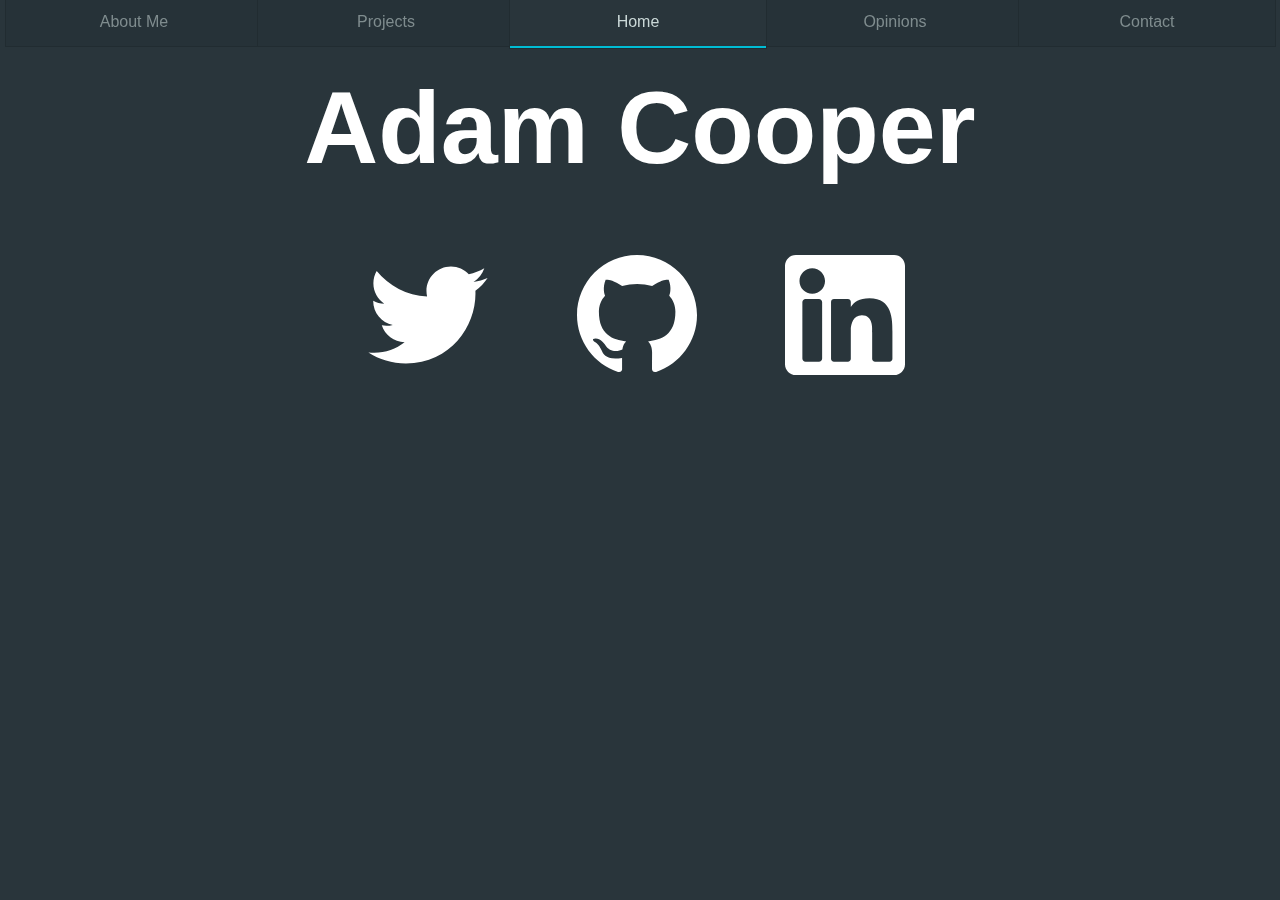
<file: index.html>
<!DOCTYPE html>
<html lang="en">

<head>
    <meta charset="UTF-8">
    <title>Adam Cooper</title>
    <link rel="stylesheet" type="text/css" href="style.css">
    <link rel="shortcut icon" href="img/lambda.png"/>
    <!-- fonts -->
    <link href="https://fonts.googleapis.com/css?family=Roboto&display=swap" rel="stylesheet">
</head>

<body>

<!-- top bar of site with links to other pages -->
<div class="navbar">
    <header>
        <a href="about-me.html">About Me</a>
        <a href="projects.html">Projects</a>
        <a class="selected" href="index.html">Home</a>
        <a href="opinions.html">Opinions</a>
        <a href="contact.html">Contact</a>
    </header>
</div>

<!-- part of site that just says my name -->
<div id="nameplate">
    <h1>Adam Cooper</h1>
</div>

<!-- links to other sites I'm on -->
<div id="findme">
    <a href="https://twitter.com/__c00p" target="_blank">
        <img src="img/social/twitter.svg" alt="Twitter logo" title="Twitter" width=120 height=120>
    </a>
    <a href="https://github.com/super-cooper" target="_blank">
        <img src="img/social/github.svg" alt="GitHub logo" title="GitHub" width=120 height=120>
    </a>
    <a href="https://www.linkedin.com/in/adamcooper-oc/" target="_blank">
        <img src="img/social/linkedin.svg" alt="LinkedIn logo" title="LinkedIn" width=120 height=120>
    </a>
</div>
</body>
</file>
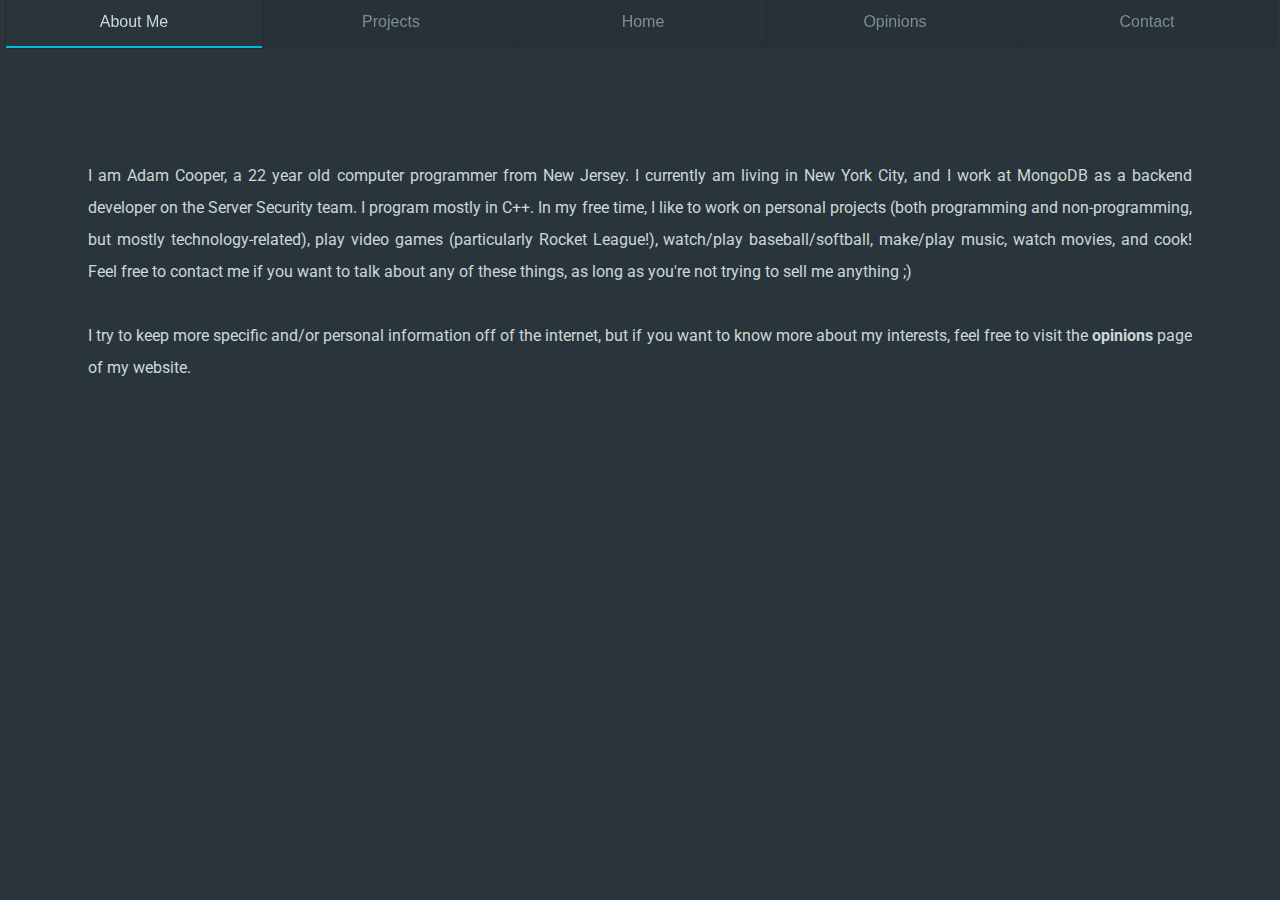
<file: about-me.html>
<!DOCTYPE html>
<html lang="en">
<head>
    <meta charset="UTF-8">
    <title>About Me - Adam Cooper</title>
    <link rel="stylesheet" type="text/css" href="style.css">
    <link rel="shortcut icon" href="img/lambda.png"/>
    <!-- fonts -->
    <link href="https://fonts.googleapis.com/css?family=Roboto&display=swap" rel="stylesheet">
</head>
<body>
<!-- top bar of site with links to other pages -->
<div class="navbar">
    <header>
        <a class="selected" href="about-me.html">About Me</a>
        <a href="projects.html">Projects</a>
        <a href="index.html">Home</a>
        <a href="opinions.html">Opinions</a>
        <a href="contact.html">Contact</a>
    </header>
</div>
<div class="text">
    <p id="aboutme">
        <!-- TODO Make age generated by script instead of manually updated -->
        I am Adam Cooper, a 22 year old computer programmer from New Jersey. I currently am living in New York City, and
        I work at MongoDB as a backend developer on the Server Security team. I program mostly in C++. In my free time,
        I like to work on personal projects (both programming and non-programming, but mostly technology-related), play
        video games (particularly Rocket League!), watch/play baseball/softball, make/play music, watch movies, and cook!
        Feel free to contact me if you want to talk about any of these things, as long as you're not trying to sell me
        anything ;) <br><br>

        I try to keep more specific and/or personal information off of the internet, but if you want to know more about
        my interests, feel free to visit the <a href="opinions.html">opinions</a> page of my website.
    </p>
</div>
</body>
</html>
</file>
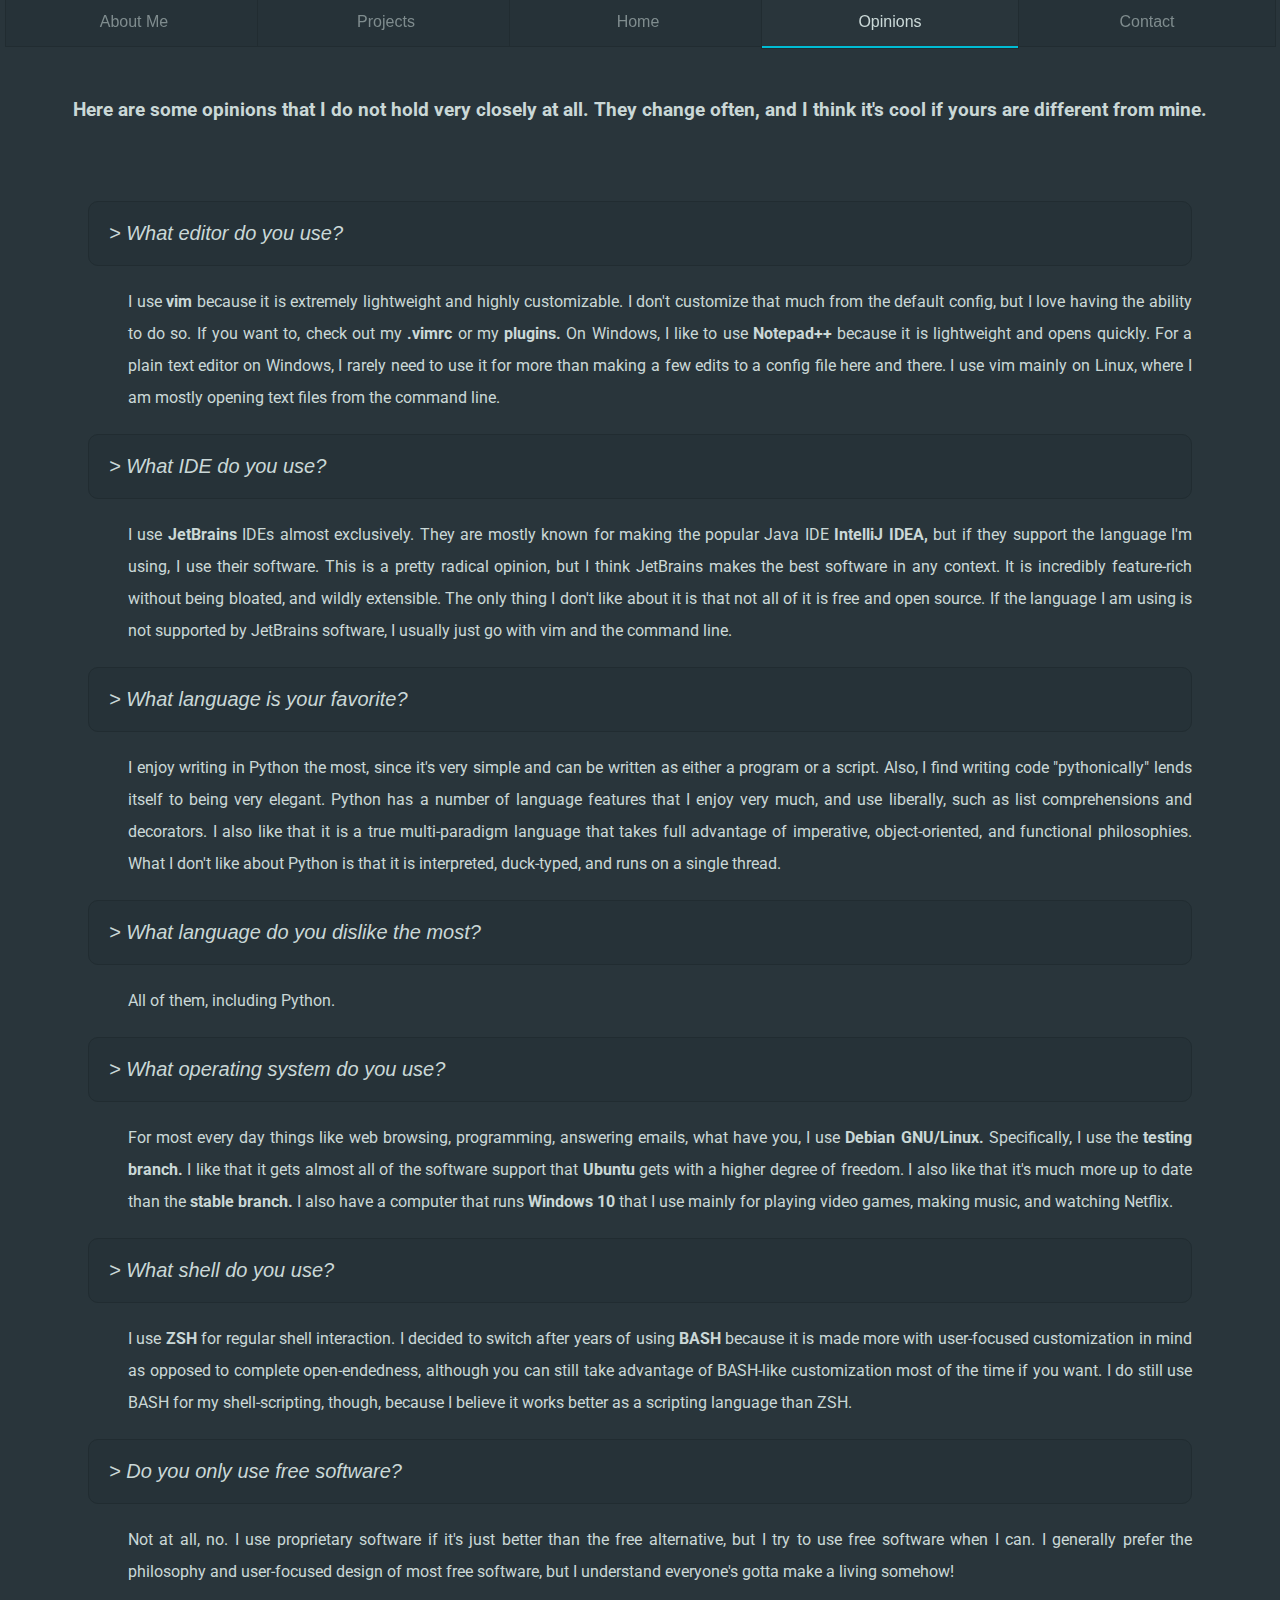
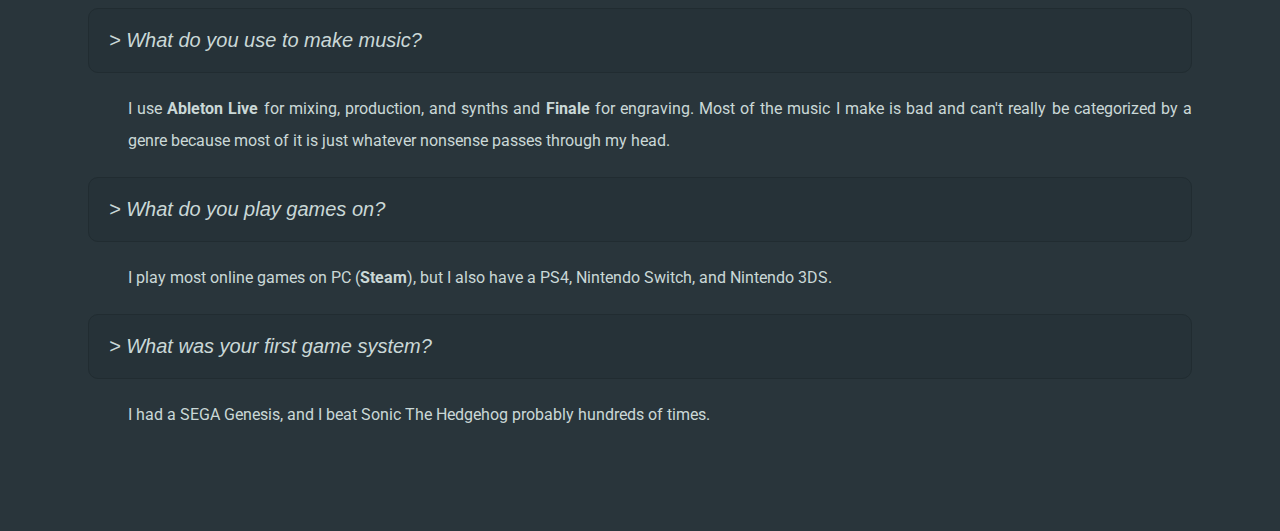
<file: opinions.html>
<!DOCTYPE html>
<html lang="en">
<head>
    <meta charset="UTF-8">
    <title>Adam's Apinions - Adam Cooper</title>
    <link rel="stylesheet" type="text/css" href="style.css">
    <link rel="shortcut icon" href="img/lambda.png"/>
    <base target="_blank">
    <!-- fonts -->
    <link href="https://fonts.googleapis.com/css?family=Roboto&display=swap" rel="stylesheet">
</head>
<body>
<!-- top bar of site with links to other pages -->
<div class="navbar">
    <header>
        <a href="about-me.html" target="_self">About Me</a>
        <a href="projects.html" target="_self">Projects</a>
        <a href="index.html" target="_self">Home</a>
        <a class="selected" href="opinions.html" target="_self">Opinions</a>
        <a href="contact.html" target="_self">Contact</a>
    </header>
</div>
<div class="introduction">
    <h3>Here are some opinions that I do not hold very closely at all. They change often, and I think it's cool
        if yours are different from mine.</h3>
</div>
<div id="q-and-a">
    <div class="question">
        > What editor do you use?
    </div>
    <div class="answer">
        I use <a href="https://www.vim.org/">vim</a> because it is extremely lightweight and highly customizable. I
        don't
        customize that much from the default config, but I love having the ability to do so. If you want to, check out
        my
        <a href="https://github.com/super-cooper/my-dotfiles/blob/master/.vimrc">.vimrc</a> or my
        <a href="https://github.com/super-cooper/my-dotfiles/tree/master/.vim">plugins.</a> On Windows, I like to use
        <a href="https://notepad-plus-plus.org/">Notepad++</a> because it is lightweight and opens quickly. For a plain
        text editor on Windows, I rarely need to use it for more than making a few edits to a config file here and
        there.
        I use vim mainly on Linux, where I am mostly opening text files from the command line.
    </div>
    <div class="question">
        > What IDE do you use?
    </div>
    <div class="answer">
        I use <a href="https://www.jetbrains.com/">JetBrains</a> IDEs almost exclusively. They are mostly known for
        making
        the popular Java IDE <a href="https://www.jetbrains.com/idea/">IntelliJ IDEA,</a> but if they support the
        language I'm using, I use their software. This is a pretty radical opinion, but I think JetBrains makes the best
        software in any context. It is incredibly feature-rich without being bloated, and wildly extensible. The only
        thing I don't like about it is that not all of it is free and open source. If the language I am using is not supported
        by JetBrains software, I usually just go with vim and the command line.
    </div>
    <div class="question">
        > What language is your favorite?
    </div>
    <div class="answer">
        I enjoy writing in Python the most, since it's very simple and can be written as either a program or a script.
        Also, I find writing code "pythonically" lends itself to being very elegant. Python has a number of language
        features that I enjoy very much, and use liberally, such as list comprehensions and decorators. I also like that
        it is a true multi-paradigm language that takes full advantage of imperative, object-oriented, and functional
        philosophies. What I don't like about Python is that it is interpreted, duck-typed, and runs on a single thread.
    </div>
    <div class="question">
        > What language do you dislike the most?
    </div>
    <div class="answer">
        All of them, including Python.
    </div>
    <div class="question">
        > What operating system do you use?
    </div>
    <div class="answer">
        For most every day things like web browsing, programming, answering emails, what have you, I use
        <a href="https://www.debian.org/">Debian GNU/Linux.</a> Specifically, I use the
        <a href="https://wiki.debian.org/DebianTesting">testing branch.</a> I like that it gets almost all of the
        software support that <a href="https://ubuntu.com/">Ubuntu</a> gets with a higher degree of freedom. I also like
        that it's much more up to date than the <a href="https://wiki.debian.org/DebianStable">stable branch.</a> I
        also have a computer that runs <a href="https://www.microsoft.com/en-us/windows">Windows 10</a> that I use
        mainly for playing video games, making music, and watching Netflix.
    </div>
    <div class="question">
        > What shell do you use?
    </div>
    <div class="answer">
        I use <a href="https://www.zsh.org/">ZSH</a> for regular shell interaction. I decided to switch after years of
        using <a href="https://www.gnu.org/software/bash/">BASH</a> because it is made more with user-focused
        customization in mind as opposed to complete open-endedness, although you can still take advantage of BASH-like
        customization most of the time if you want. I do still use BASH for my shell-scripting, though, because I
        believe it works better as a scripting language than ZSH.
    </div>
    <div class="question">
        > Do you only use free software?
    </div>
    <div class="answer">
        Not at all, no. I use proprietary software if it's just better than the free alternative, but I try to use free
        software when I can. I generally prefer the philosophy and user-focused design of most free software, but I
        understand everyone's gotta make a living somehow!
    </div>
    <div class="question">
        > What do you use to make music?
    </div>
    <div class="answer">
        I use <a href="https://www.ableton.com/en/live/">Ableton Live</a> for mixing, production, and synths and
        <a href="https://www.finalemusic.com/">Finale</a> for engraving. Most of the music I make is bad and can't
        really be categorized by a genre because most of it is just whatever nonsense passes through my head.
    </div>
    <div class="question">
        > What do you play games on?
    </div>
    <div class="answer">
        I play most online games on PC (<a href="https://store.steampowered.com/">Steam</a>), but I also have a PS4,
        Nintendo Switch, and Nintendo 3DS.
    </div>
    <div class="question">
        > What was your first game system?
    </div>
    <div class="answer">
        I had a SEGA Genesis, and I beat Sonic The Hedgehog probably hundreds of times.
    </div>
</div>
</body>
</html>
</file>
<file: style.css>
body {
    background: #29353B;
}

a {
    text-decoration: none;
}

.navbar {
    padding: 0;
}

.navbar header {
    font-family: "Roboto Medium", sans-serif;
    padding-bottom: 20px;
    text-align: center;
    position: fixed;
    top: 0;
    z-index: 10;
    width: 100%;
}

.navbar a {
    background: #263238;
    float: left;
    text-align: center;
    width: 20%;
    color: #7F8C8E;
    outline: 1px solid #212C31;
    margin: -2px;
    padding: 15px 0;
    animation-name: navbar-hover-fade-out;
    animation-duration: .25s;
}

.answer a {
    color: #CAD8D7;
    font-weight: bold;
}

.text a {
    font-weight: bold;
    color: #CAD8D7;
}

.navbar a.selected {
    background: #29353B;
    color: #CAD8D7;
    animation-name: none;
    border-bottom: #00BCD4 2px solid;
    margin-right: 3px;
}

.navbar a:hover {
    background: #29353B;
    color: #CAD8D7;
    animation-name: navbar-hover-fade-in;
    animation-duration: .25s;
}

@keyframes navbar-hover-fade-in {
    from {
        background: #263238;
        color: #7F8C8E;
    }
    to {
        background: #29353B;
        color: #CAD8D7;
    }
}

@keyframes navbar-hover-fade-out {
    from {
        background: #29353B;
        color: #CAD8D7;
    }
    to {
        background: #263238;
        color: #7F8C8E;
    }
}

#nameplate {
    font-family: "Roboto Thin", "Roboto Light", sans-serif;
    color: #FFFFFF;
    text-align: center;
    width: 100%;
    font-size: 4vw;
}

#findme {
    padding-left: 25%;
    padding-right: 25%;
}

#findme a {
    float: left;
    text-align: center;
    width: 33%;
}

.text p {
    padding-top: 80px;
    font-family: Roboto, sans-serif;
    color: #CAD8D7;
    z-index: 10000;
    word-wrap: break-word;
    line-height: 200%;
    text-align: justify;
}

.text p#aboutme {
    margin: 80px;
}

.introduction h3 {
    padding-top: 80px;
    text-align: center;
    color: #CAD8D7;
    font-family: Roboto, sans-serif;
}

#q-and-a {
    margin: 80px;
}

.question {
    color: #CAD8D7;
    background: #263238;
    font-family: "Roboto Light", sans-serif;
    font-style: italic;
    font-size: 20px;
    padding: 20px;
    border: 1px #212C31 solid;
    border-radius: 10px;
}

.answer {
    color: #CAD8D7;
    padding-top: 20px;
    padding-bottom: 20px;
    padding-left: 40px;
    font-family: Roboto, sans-serif;
    font-size: 16px;
    text-align: justify;
    line-height: 200%;
}
</file>
